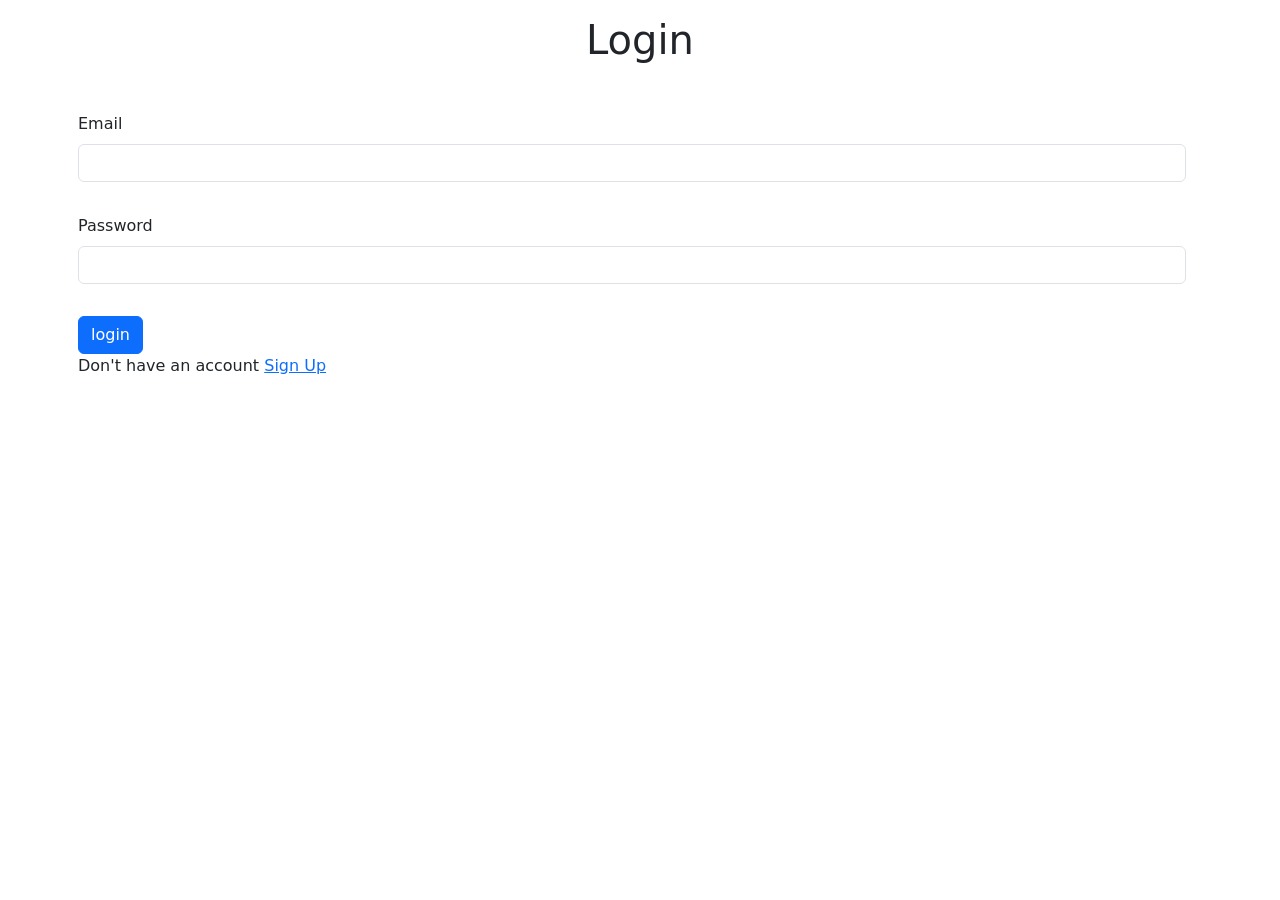
<file: LoginSignUp/index.html>
<!DOCTYPE html>
<html lang="en">
<head>
    <meta charset="UTF-8">
    <meta http-equiv="X-UA-Compatible" content="IE=edge">
    <meta name="viewport" content="width=device-width, initial-scale=1.0">
    <title>Document</title>
    <link href="https://cdn.jsdelivr.net/npm/bootstrap@5.2.3/dist/css/bootstrap.min.css" rel="stylesheet" integrity="sha384-rbsA2VBKQhggwzxH7pPCaAqO46MgnOM80zW1RWuH61DGLwZJEdK2Kadq2F9CUG65" crossorigin="anonymous">
    <link rel="stylesheet" href="style.css">
</head>
<body>


    <h1 class="text-center my-3">Welcome back!</h1>
    <h2 class = "text-center" id="name"></h2>
    <div class="btn btn-danger m-5" onclick="logOut();">Logout</div>

 




</body>
<script src="https://cdn.jsdelivr.net/npm/bootstrap@5.2.3/dist/js/bootstrap.bundle.min.js" integrity="sha384-kenU1KFdBIe4zVF0s0G1M5b4hcpxyD9F7jL+jjXkk+Q2h455rYXK/7HAuoJl+0I4" crossorigin="anonymous"></script>
    <script src="script.js"></script>
</html>
</file>
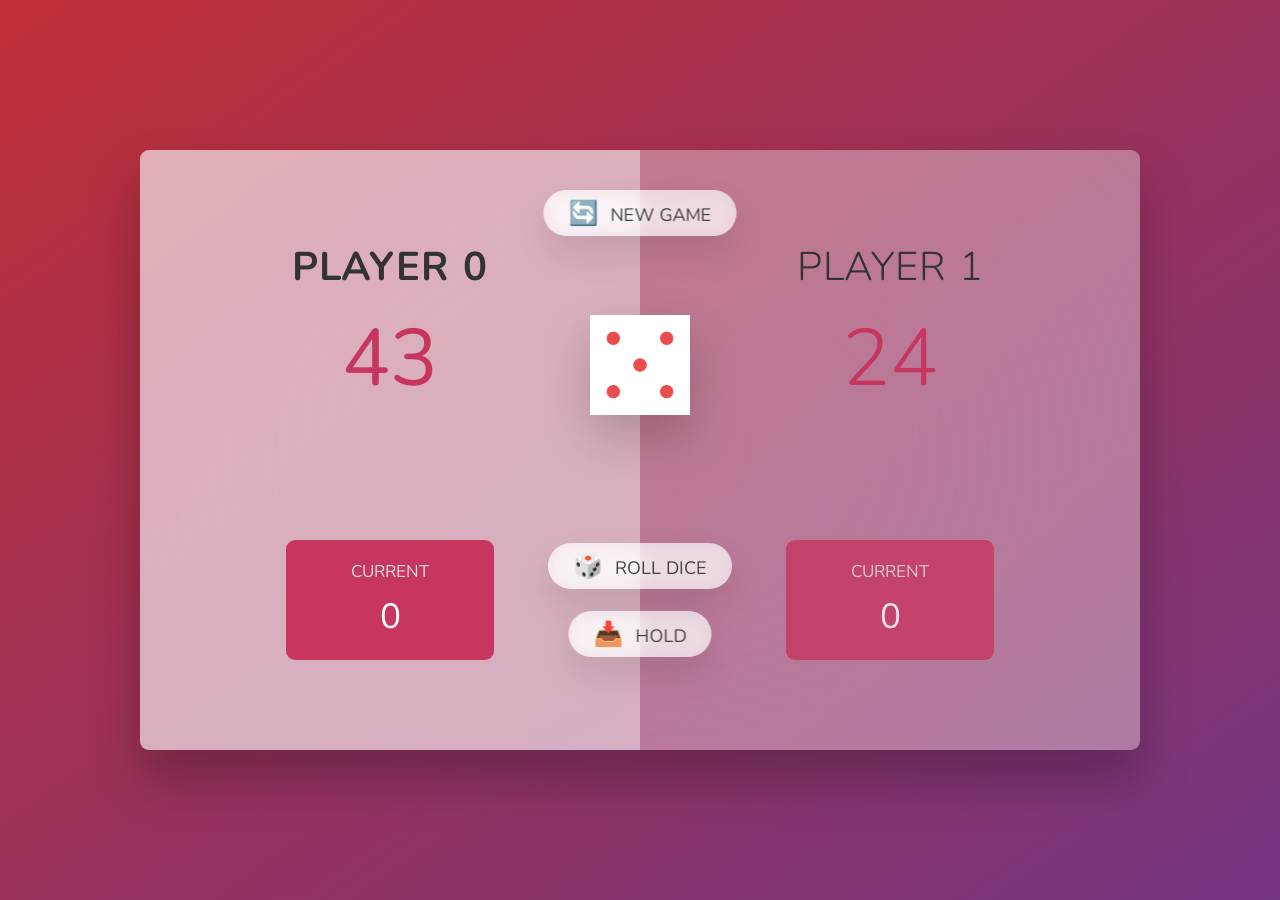
<file: Ludo Game/Ludo-Game/starter/index.html>
<!DOCTYPE html>
<html lang="en">

<head>
  <meta charset="UTF-8" />
  <meta name="viewport" content="width=device-width, initial-scale=1.0" />
  <meta http-equiv="X-UA-Compatible" content="ie=edge" />
  <link rel="stylesheet" href="style.css" />
  <title>Ludo Game</title>
</head>

<body>
  <main>
    <section class="player player--0 player--active">
      <h2 class="name" id="name--0">Player 0</h2>
      <p class="score" id="score--0">43</p>
      <div class="current">
        <p class="current-label">Current</p>
        <p class="current-score" id="current--0">0</p>
      </div>
    </section>
    <section class="player player--1">
      <h2 class="name" id="name--1">Player 1</h2>
      <p class="score" id="score--1">24</p>
      <div class="current">
        <p class="current-label">Current</p>
        <p class="current-score" id="current--1">0</p>
      </div>
    </section>
    <img src="dice-5.png" alt="Playing dice" class="dice" id="dice" />
    <button class="btn btn--new" id="restart">🔄 New game</button>
    <button class="btn btn--roll" id="btn--roll">🎲 Roll dice</button>
    <button class="btn btn--hold" id="btnHold">📥 Hold</button>
  </main>
  <!-- <script src="script.js"></script> -->
  <!-- <script src="optimizedCode.js"></script> -->
  
</body>
</html>
</file>
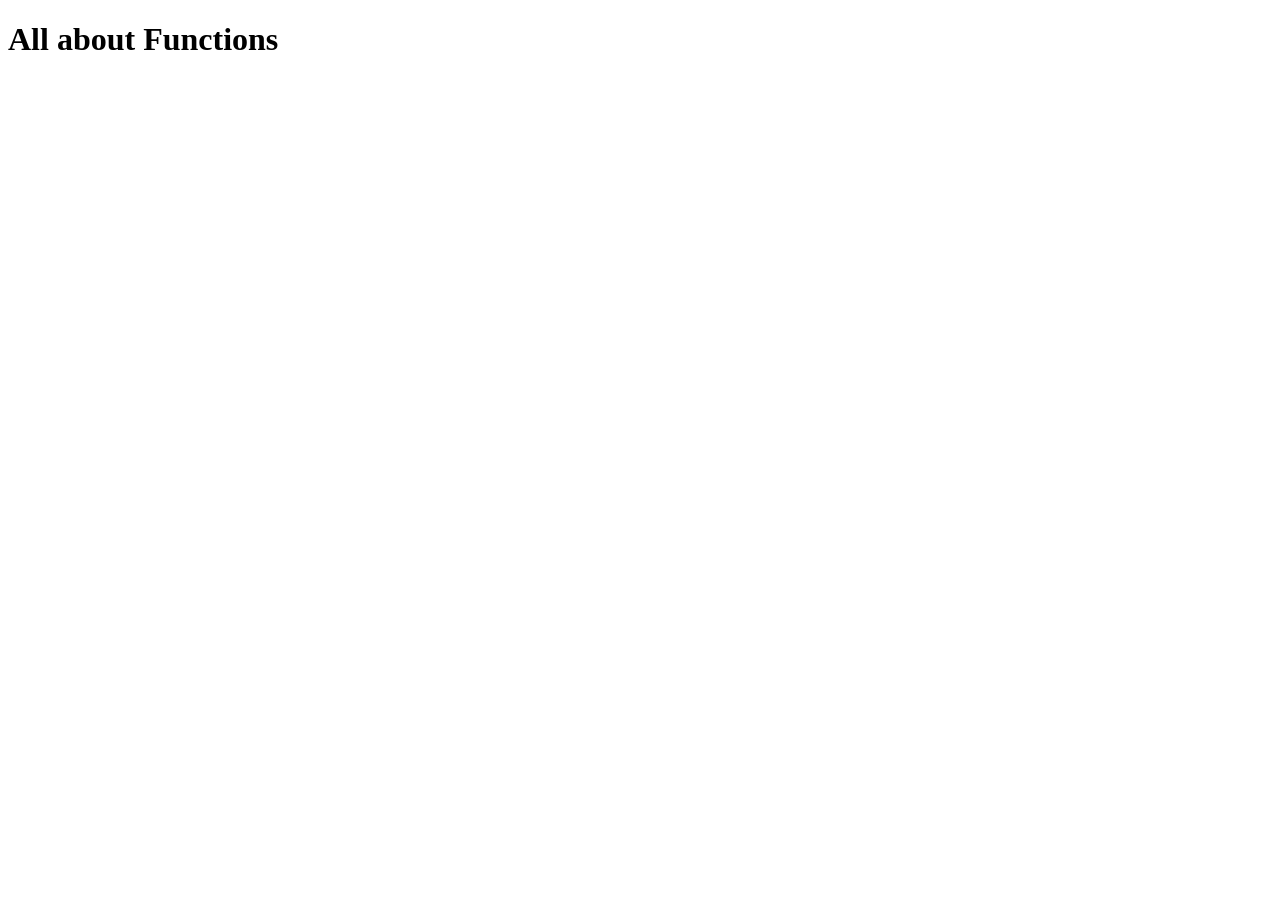
<file: functions/functions.html>
<!DOCTYPE html>
<html lang="en">
<head>
    <meta charset="UTF-8">
    <meta http-equiv="X-UA-Compatible" content="IE=edge">
    <meta name="viewport" content="width=device-width, initial-scale=1.0">
    <title>Functions</title>
</head>
<body>
    <h1>All about Functions</h1>
    <!-- <script src="functionInAnotherFunction.js"></script> -->
    <!-- <script src="currying.js"></script> -->
    <!-- <script src="callbackFunctions.js"></script> -->
    <!-- <script src="promises.js"></script> -->
    <!-- <script src="asyncAwait.js"></script> -->
    <script src="recursive.js"></script>
</body>
</html>
</file>
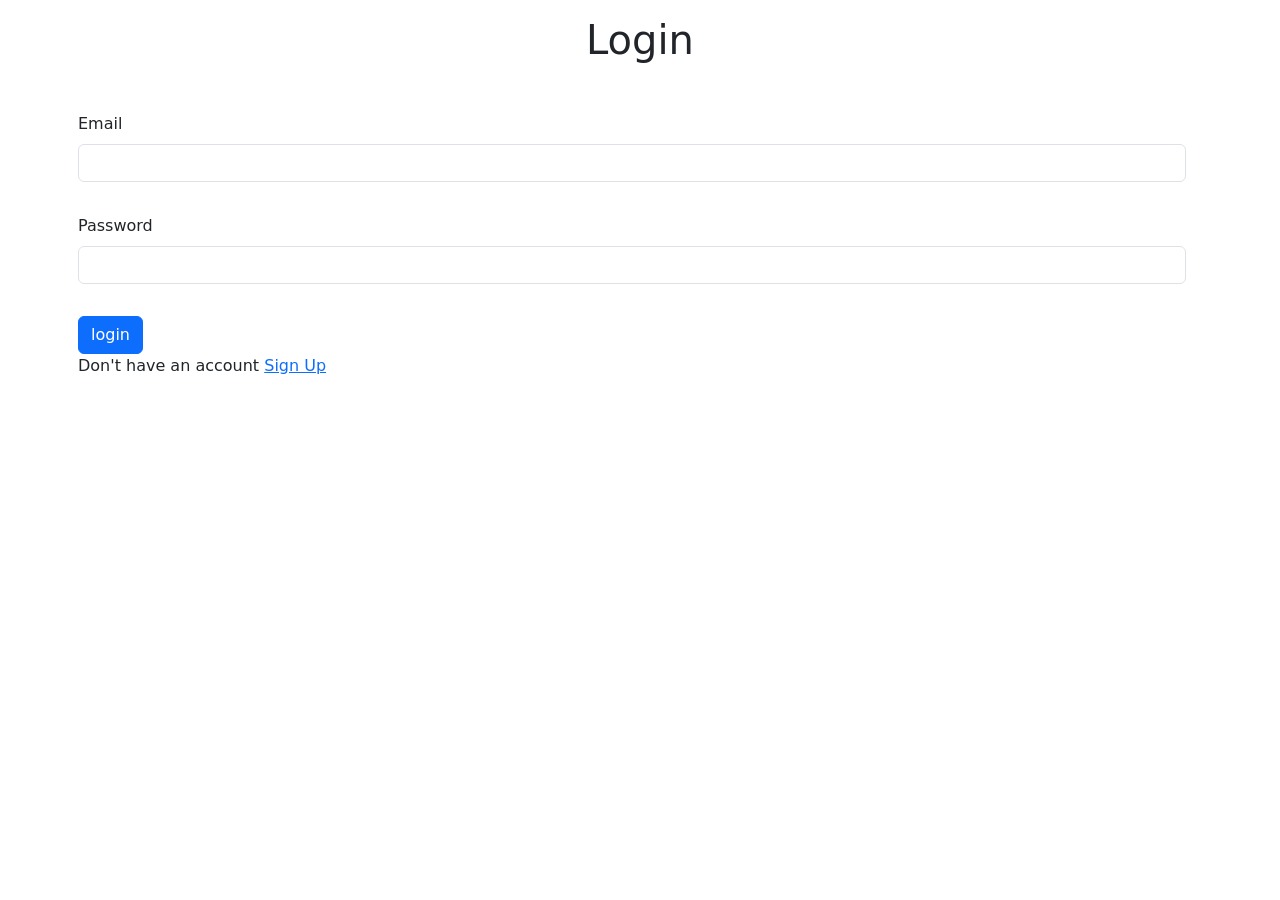
<file: LoginSignUp/login.html>
<!DOCTYPE html>
<html lang="en">
<head>
    <meta charset="UTF-8">
    <meta http-equiv="X-UA-Compatible" content="IE=edge">
    <meta name="viewport" content="width=device-width, initial-scale=1.0">
    <title>Document</title>
    <link href="https://cdn.jsdelivr.net/npm/bootstrap@5.2.3/dist/css/bootstrap.min.css" rel="stylesheet" integrity="sha384-rbsA2VBKQhggwzxH7pPCaAqO46MgnOM80zW1RWuH61DGLwZJEdK2Kadq2F9CUG65" crossorigin="anonymous">
    <link rel="stylesheet" href="style.css">
</head>
<body>


    <h1 class="text-center my-3">Login</h1>

    <div class="container">
        <div class="row">
            <form class="row g-3" onsubmit="login(event);">
                
                <div class="col-md-12">
                    <label for="email" class="form-label">Email</label>
                    <input type="email" class="form-control" id="email">
                    <p id="emailError"></p>
                </div>
                <div class="col-md-12">
                    <label for="password" class="form-label">Password</label>
                    <input type="password" class="form-control" id="password">
                    <p id="passError"></p>
                </div>
               
                <div class="col-12">
                  <button type="submit" class="btn btn-primary">login</button>
                  <p>Don't have an account <a href="signUp.html">Sign Up</a></p>
                </div>
              </form>
        </div>
    </div>
  




</body>
<script src="https://cdn.jsdelivr.net/npm/bootstrap@5.2.3/dist/js/bootstrap.bundle.min.js" integrity="sha384-kenU1KFdBIe4zVF0s0G1M5b4hcpxyD9F7jL+jjXkk+Q2h455rYXK/7HAuoJl+0I4" crossorigin="anonymous"></script>
    <script src="login.js"></script>
</html>
</file>
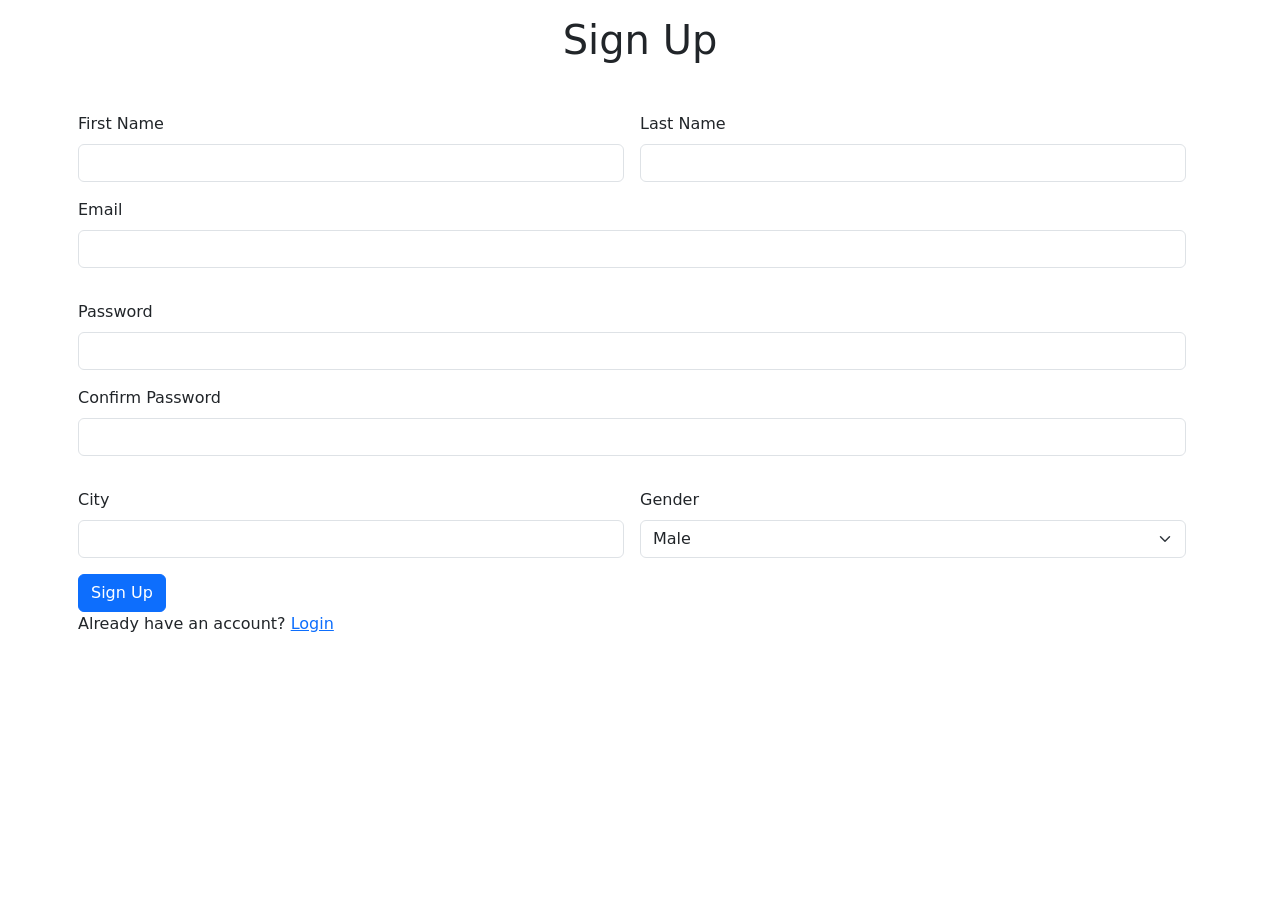
<file: LoginSignUp/signUp.html>
<!DOCTYPE html>
<html lang="en">
<head>
    <meta charset="UTF-8">
    <meta http-equiv="X-UA-Compatible" content="IE=edge">
    <meta name="viewport" content="width=device-width, initial-scale=1.0">
    <title>Document</title>
    <link href="https://cdn.jsdelivr.net/npm/bootstrap@5.2.3/dist/css/bootstrap.min.css" rel="stylesheet" integrity="sha384-rbsA2VBKQhggwzxH7pPCaAqO46MgnOM80zW1RWuH61DGLwZJEdK2Kadq2F9CUG65" crossorigin="anonymous">
    <link rel="stylesheet" href="style.css">
</head>
<body>


    <h1 class="text-center my-3">Sign Up</h1>

    <div class="container">
        <div class="row">
            <form class="row g-3" onsubmit="signUp(event);">
                <div class="col-md-6">
                    <label for="firstName" class="form-label">First Name</label>
                    <input type="text" class="form-control" id="firstName">
                  </div>
                <div class="col-md-6">
                  <label for="lastName" class="form-label">Last Name</label>
                  <input type="text" class="form-control" id="lastName">
                </div>
                <div class="col-md-12">
                    <label for="email" class="form-label">Email</label>
                    <input type="email" class="form-control" id="email">
                    <p id="emailError"></p>
                  </div>
                <div class="col-md-12">
                  <label for="password" class="form-label">Password</label>
                  <input type="password" class="form-control" id="password">
                </div>
                <div class="col-md-12">
                    <label for="cPassword" class="form-label">Confirm Password</label>
                    <input type="password" class="form-control" id="cPassword">
                    <p id="passError"></p>
                  </div>
                <div class="col-md-6">
                  <label for="inputCity" class="form-label">City</label>
                  <input type="text" class="form-control" id="inputCity">
                </div>
                <div class="col-md-6">
                  <label for="gender" class="form-label">Gender</label>
                  <select id="gender" class="form-select">
                    <option selected>Male</option>
                    <option>Female</option>
                  </select>
                </div>
                <div class="col-12">
                  <button type="submit" class="btn btn-primary">Sign Up</button>

                  <p>Already have an account? <a href="login.html">Login</a></p>
                </div>
              </form>
        </div>
    </div>
  




</body>
<script src="https://cdn.jsdelivr.net/npm/bootstrap@5.2.3/dist/js/bootstrap.bundle.min.js" integrity="sha384-kenU1KFdBIe4zVF0s0G1M5b4hcpxyD9F7jL+jjXkk+Q2h455rYXK/7HAuoJl+0I4" crossorigin="anonymous"></script>
    <script src="signUp.js"></script>
</html>
</file>
<file: LoginSignUp/style.css>
#passError,#emailError{
    color: red;
}
</file>
<file: Ludo Game/Ludo-Game/starter/style.css>
@import url('https://fonts.googleapis.com/css2?family=Nunito&display=swap');

* {
  margin: 0;
  padding: 0;
  box-sizing: inherit;
}

html {
  font-size: 62.5%;
  box-sizing: border-box;
}

body {
  font-family: 'Nunito', sans-serif;
  font-weight: 400;
  height: 100vh;
  color: #333;
  background-image: linear-gradient(to top left, #753682 0%, #bf2e34 100%);
  display: flex;
  align-items: center;
  justify-content: center;
}

/* LAYOUT */
main {
  position: relative;
  width: 100rem;
  height: 60rem;
  background-color: rgba(255, 255, 255, 0.35);
  backdrop-filter: blur(200px);
  filter: blur();
  box-shadow: 0 3rem 5rem rgba(0, 0, 0, 0.25);
  border-radius: 9px;
  overflow: hidden;
  display: flex;
}

.player {
  flex: 50%;
  padding: 9rem;
  display: flex;
  flex-direction: column;
  align-items: center;
  transition: all 0.75s;
}

/* ELEMENTS */
.name {
  position: relative;
  font-size: 4rem;
  text-transform: uppercase;
  letter-spacing: 1px;
  word-spacing: 2px;
  font-weight: 300;
  margin-bottom: 1rem;
}

.score {
  font-size: 8rem;
  font-weight: 300;
  color: #c7365f;
  margin-bottom: auto;
}

.player--active {
  background-color: rgba(255, 255, 255, 0.4);
}
.player--active .name {
  font-weight: 700;
}
.player--active .score {
  font-weight: 400;
}

.player--active .current {
  opacity: 1;
}

.current {
  background-color: #c7365f;
  opacity: 0.8;
  border-radius: 9px;
  color: #fff;
  width: 65%;
  padding: 2rem;
  text-align: center;
  transition: all 0.75s;
}

.current-label {
  text-transform: uppercase;
  margin-bottom: 1rem;
  font-size: 1.7rem;
  color: #ddd;
}

.current-score {
  font-size: 3.5rem;
}

/* ABSOLUTE POSITIONED ELEMENTS */
.btn {
  position: absolute;
  left: 50%;
  transform: translateX(-50%);
  color: #444;
  background: none;
  border: none;
  font-family: inherit;
  font-size: 1.8rem;
  text-transform: uppercase;
  cursor: pointer;
  font-weight: 400;
  transition: all 0.2s;

  background-color: white;
  background-color: rgba(255, 255, 255, 0.6);
  backdrop-filter: blur(10px);

  padding: 0.7rem 2.5rem;
  border-radius: 50rem;
  box-shadow: 0 1.75rem 3.5rem rgba(0, 0, 0, 0.1);
}

.btn::first-letter {
  font-size: 2.4rem;
  display: inline-block;
  margin-right: 0.7rem;
}

.btn--new {
  top: 4rem;
}
.btn--roll {
  top: 39.3rem;
}
.btn--hold {
  top: 46.1rem;
}

.btn:active {
  transform: translate(-50%, 3px);
  box-shadow: 0 1rem 2rem rgba(0, 0, 0, 0.15);
}

.btn:focus {
  outline: none;
}

.dice {
  position: absolute;
  left: 50%;
  top: 16.5rem;
  transform: translateX(-50%);
  height: 10rem;
  box-shadow: 0 2rem 5rem rgba(0, 0, 0, 0.2);
}

.player--winner {
  background-color: #2f2f2f;
}

.player--winner .name {
  font-weight: 700;
  color: #c7365f;
}
.hidden{
  display: none;
}
</file>
